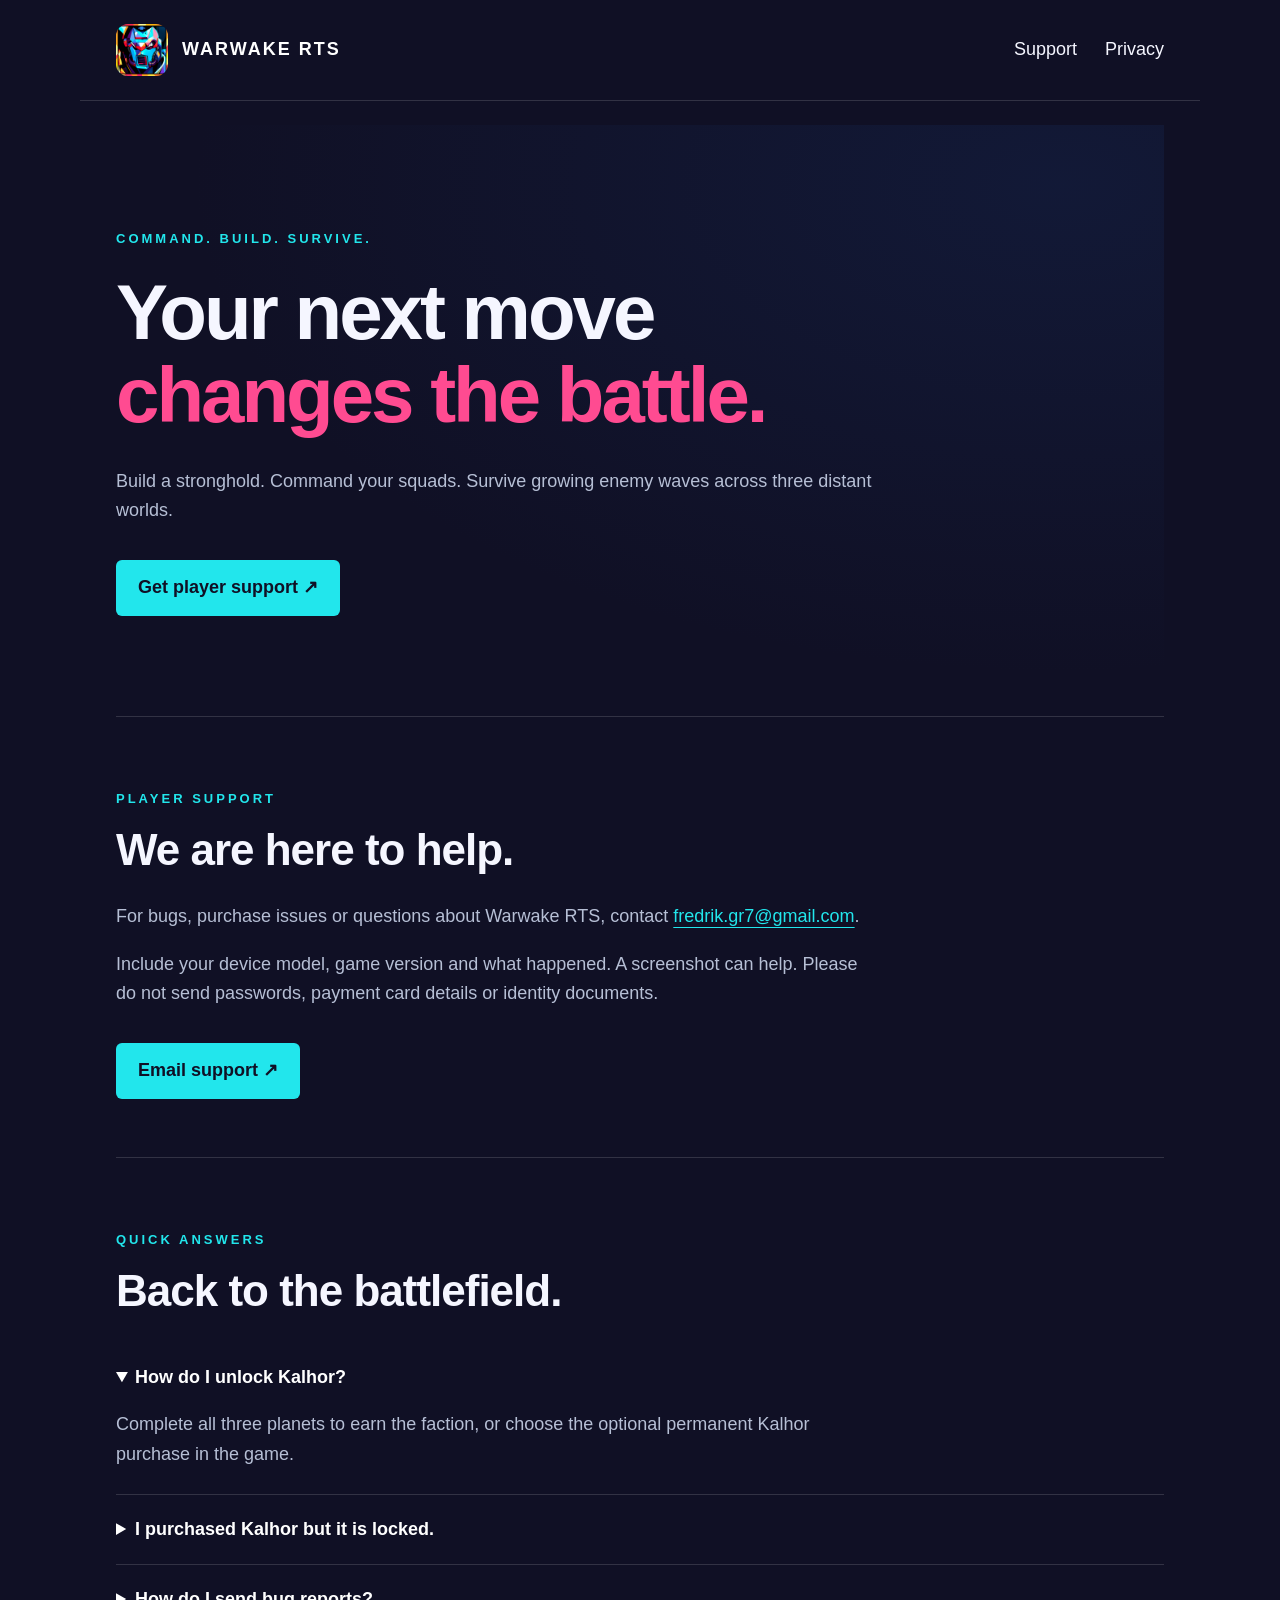
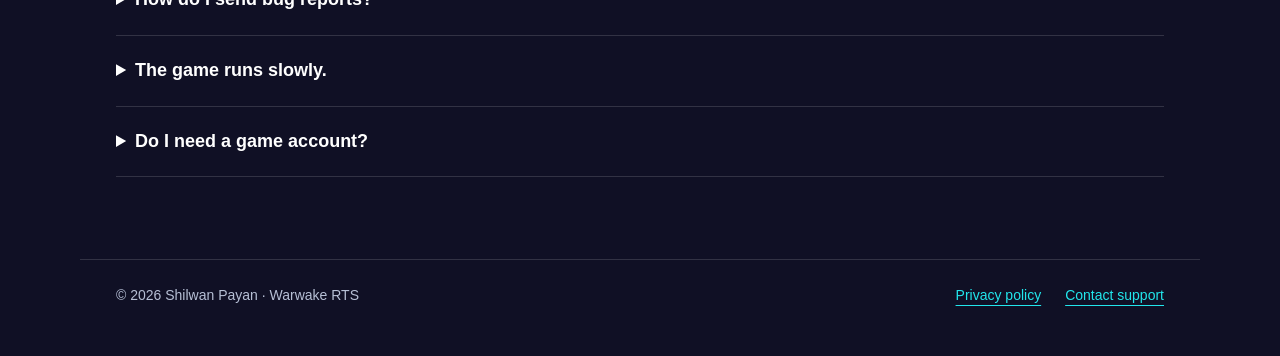
<file: index.html>
<!doctype html>
<html lang="en"><head><meta charset="utf-8"><meta name="viewport" content="width=device-width,initial-scale=1"><title>Warwake RTS | Support</title><meta name="description" content="Official player support and privacy information for Warwake RTS."><link rel="stylesheet" href="style.css"></head><body>
<header><a class="brand" href="./"><img src="icon.png" alt="Warwake RTS logo">WARWAKE RTS</a><nav><a href="#support">Support</a><a href="privacy.html">Privacy</a></nav></header>
<main><section class="hero"><p class="eyebrow">COMMAND. BUILD. SURVIVE.</p><h1>Your next move<br><span>changes the battle.</span></h1><p>Build a stronghold. Command your squads. Survive growing enemy waves across three distant worlds.</p><a class="button" href="#support">Get player support ↗</a></section>
<section id="support"><p class="eyebrow">PLAYER SUPPORT</p><h2>We are here to help.</h2><p>For bugs, purchase issues or questions about Warwake RTS, contact <a href="mailto:fredrik.gr7@gmail.com">fredrik.gr7@gmail.com</a>.</p><p>Include your device model, game version and what happened. A screenshot can help. Please do not send passwords, payment card details or identity documents.</p><a class="button" href="mailto:fredrik.gr7@gmail.com?subject=Warwake%20RTS%20Support">Email support ↗</a></section>
<section class="answers"><p class="eyebrow">QUICK ANSWERS</p><h2>Back to the battlefield.</h2><details open><summary>How do I unlock Kalhor?</summary><p>Complete all three planets to earn the faction, or choose the optional permanent Kalhor purchase in the game.</p></details><details><summary>I purchased Kalhor but it is locked.</summary><p>Use the game's Restore Purchases option while signed into the same Apple account used for the purchase. If the purchase is pending, wait for Apple to complete it. Contact support if the issue continues.</p></details><details><summary>How do I send bug reports?</summary><p>Email your bug report to <a href="mailto:fredrik.gr7@gmail.com?subject=Warwake%20RTS%20Bug%20Report">fredrik.gr7@gmail.com</a>.</p></details><details><summary>The game runs slowly.</summary><p>Try normal battle speed and close other demanding apps. If performance remains poor, send support your device model, mission, day and selected battle speed.</p></details><details><summary>Do I need a game account?</summary><p>No separate game account is required to play Warwake RTS. Purchases on iPhone use your Apple account.</p></details></section></main>
<footer><p>© 2026 Shilwan Payan · Warwake RTS</p><a href="privacy.html">Privacy policy</a><a href="mailto:fredrik.gr7@gmail.com">Contact support</a></footer></body></html>
</file>
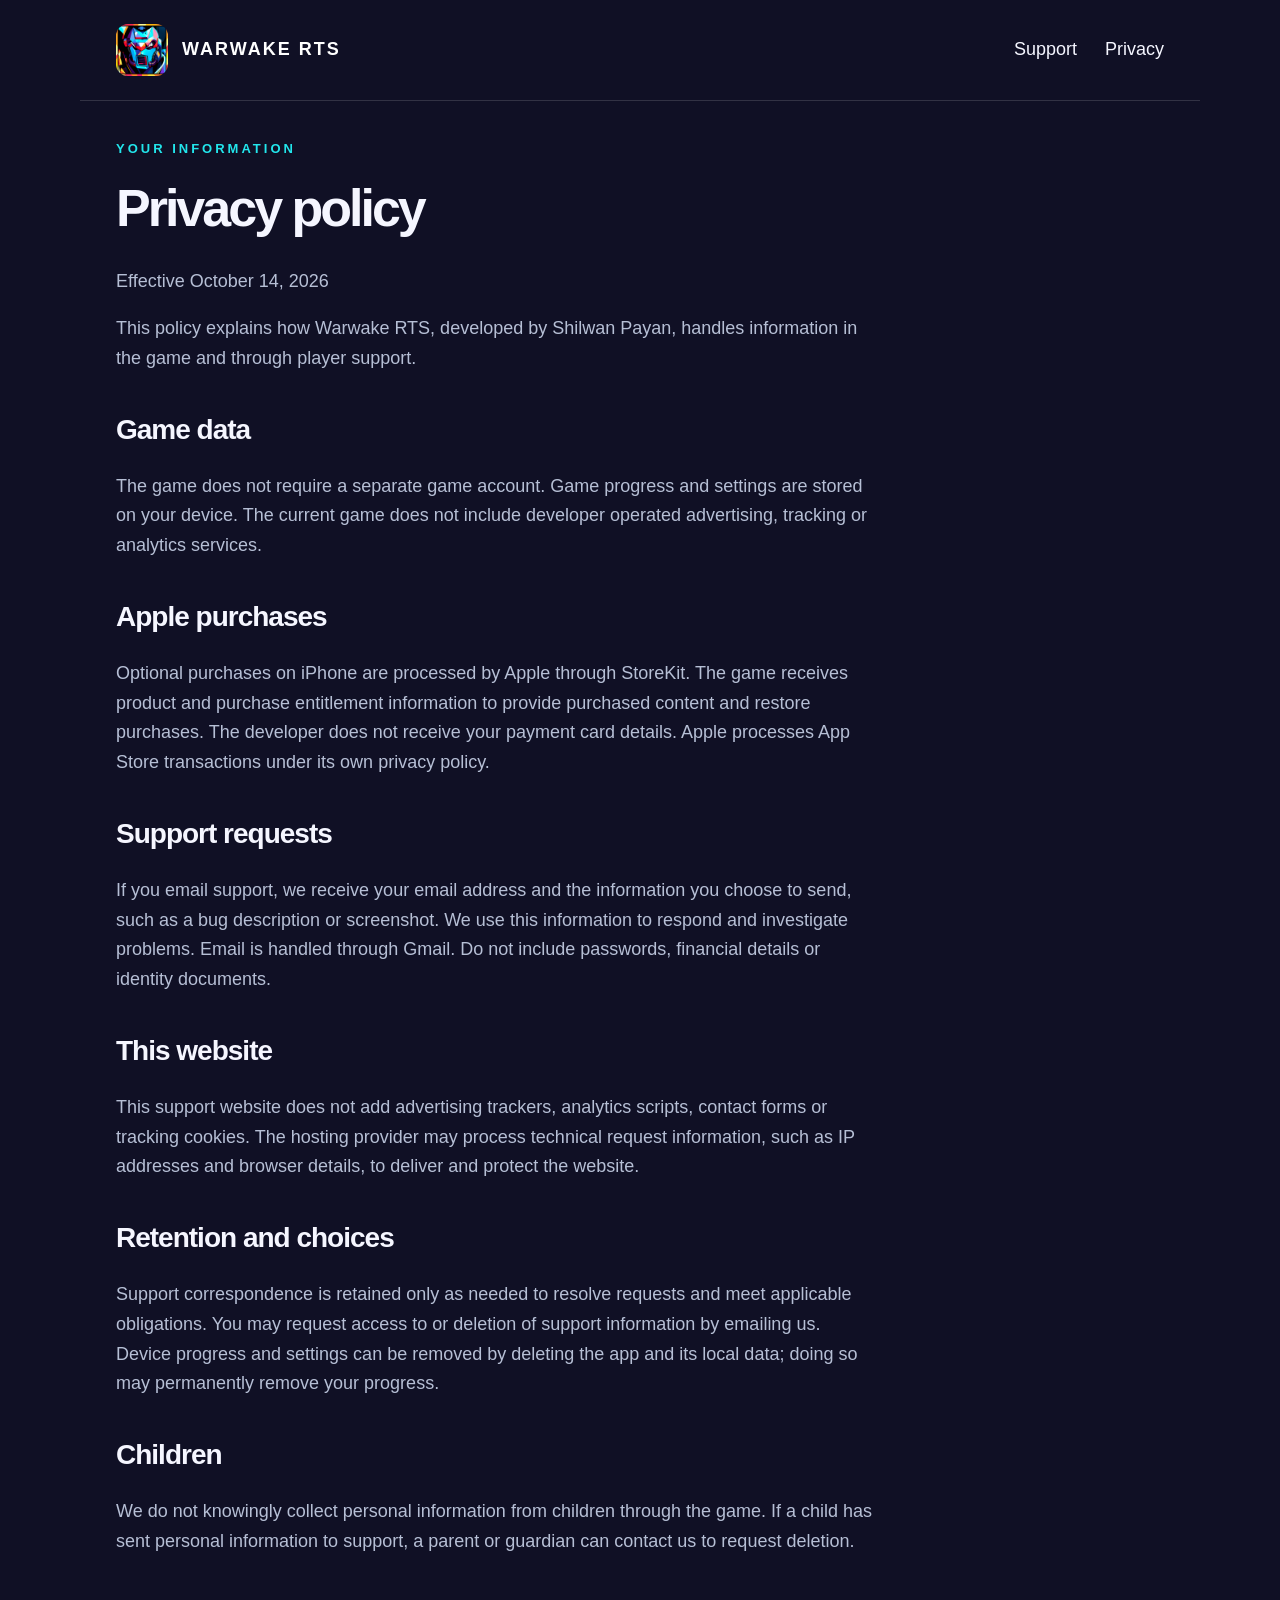
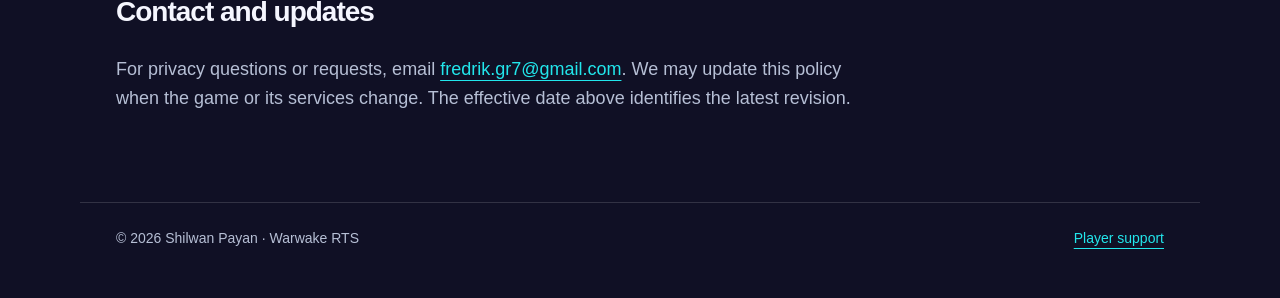
<file: privacy.html>
<!doctype html><html lang="en"><head><meta charset="utf-8"><meta name="viewport" content="width=device-width,initial-scale=1"><title>Privacy | Warwake RTS</title><meta name="description" content="Privacy policy for Warwake RTS and its support website."><link rel="stylesheet" href="style.css"></head><body><header><a class="brand" href="./"><img src="icon.png" alt="Warwake RTS logo">WARWAKE RTS</a><nav><a href="./#support">Support</a><a href="privacy.html">Privacy</a></nav></header><main class="policy"><p class="eyebrow">YOUR INFORMATION</p><h1>Privacy policy</h1><p>Effective October 14, 2026</p><p>This policy explains how Warwake RTS, developed by Shilwan Payan, handles information in the game and through player support.</p><h2>Game data</h2><p>The game does not require a separate game account. Game progress and settings are stored on your device. The current game does not include developer operated advertising, tracking or analytics services.</p><h2>Apple purchases</h2><p>Optional purchases on iPhone are processed by Apple through StoreKit. The game receives product and purchase entitlement information to provide purchased content and restore purchases. The developer does not receive your payment card details. Apple processes App Store transactions under its own privacy policy.</p><h2>Support requests</h2><p>If you email support, we receive your email address and the information you choose to send, such as a bug description or screenshot. We use this information to respond and investigate problems. Email is handled through Gmail. Do not include passwords, financial details or identity documents.</p><h2>This website</h2><p>This support website does not add advertising trackers, analytics scripts, contact forms or tracking cookies. The hosting provider may process technical request information, such as IP addresses and browser details, to deliver and protect the website.</p><h2>Retention and choices</h2><p>Support correspondence is retained only as needed to resolve requests and meet applicable obligations. You may request access to or deletion of support information by emailing us. Device progress and settings can be removed by deleting the app and its local data; doing so may permanently remove your progress.</p><h2>Children</h2><p>We do not knowingly collect personal information from children through the game. If a child has sent personal information to support, a parent or guardian can contact us to request deletion.</p><h2>Contact and updates</h2><p>For privacy questions or requests, email <a href="mailto:fredrik.gr7@gmail.com">fredrik.gr7@gmail.com</a>. We may update this policy when the game or its services change. The effective date above identifies the latest revision.</p></main><footer><p>© 2026 Shilwan Payan · Warwake RTS</p><a href="./#support">Player support</a></footer></body></html>
</file>
<file: style.css>
:root{color-scheme:dark;--ink:#101025;--paper:#f5f6ff;--muted:#b6bfd5;--cyan:#22e6ec;--pink:#ff4b91}*{box-sizing:border-box}html{scroll-behavior:smooth}body{margin:0;background:var(--ink);color:var(--paper);font-family:Arial,sans-serif;font-size:18px;line-height:1.65}a{color:var(--cyan);text-underline-offset:5px}header,main,footer{max-width:1120px;margin:auto;padding:24px 36px}header{display:flex;align-items:center;justify-content:space-between;border-bottom:1px solid #ffffff24}.brand{display:flex;align-items:center;gap:14px;color:white;text-decoration:none;font-weight:800;letter-spacing:2px}.brand img{width:52px;height:52px;border-radius:12px}nav{display:flex;gap:28px}nav a{color:var(--paper);text-decoration:none}.hero{padding:90px 0 100px;background:radial-gradient(ellipse at 90% 10%,#172e604d,transparent 65%)}.eyebrow{font-weight:700;font-size:13px;letter-spacing:3px;color:var(--cyan)}h1{font-size:clamp(42px,7vw,78px);line-height:1.06;letter-spacing:-3px;margin:22px 0 30px}h1 span{color:var(--pink)}h2{font-size:clamp(30px,4vw,44px);letter-spacing:-1px;line-height:1.15;margin:16px 0 26px}p{max-width:760px;color:var(--muted)}.button{display:inline-block;background:var(--cyan);color:#101025;padding:13px 22px;font-weight:700;text-decoration:none;margin-top:16px;border-radius:6px}.button:hover{background:#8cf6fa}section:not(.hero){padding:58px 0;border-top:1px solid #ffffff24;scroll-margin-top:25px}details{border-bottom:1px solid #ffffff24;padding:20px 0}summary{cursor:pointer;font-weight:700;color:white}details p{margin-bottom:4px}footer{display:flex;gap:24px;flex-wrap:wrap;border-top:1px solid #ffffff24;font-size:14px;padding-bottom:48px}footer p{margin:0;margin-right:auto}.policy h1{font-size:52px}.policy h2{font-size:28px;margin-top:40px}.policy{padding-bottom:70px}a:focus-visible,summary:focus-visible{outline:3px solid var(--pink);outline-offset:6px}@media(max-width:600px){header,main,footer{padding-left:22px;padding-right:22px}header{align-items:flex-start;gap:20px;flex-direction:column}.hero{padding:55px 0 65px}h1{letter-spacing:-2px}body{font-size:17px}.brand{font-size:16px}}
</file>
